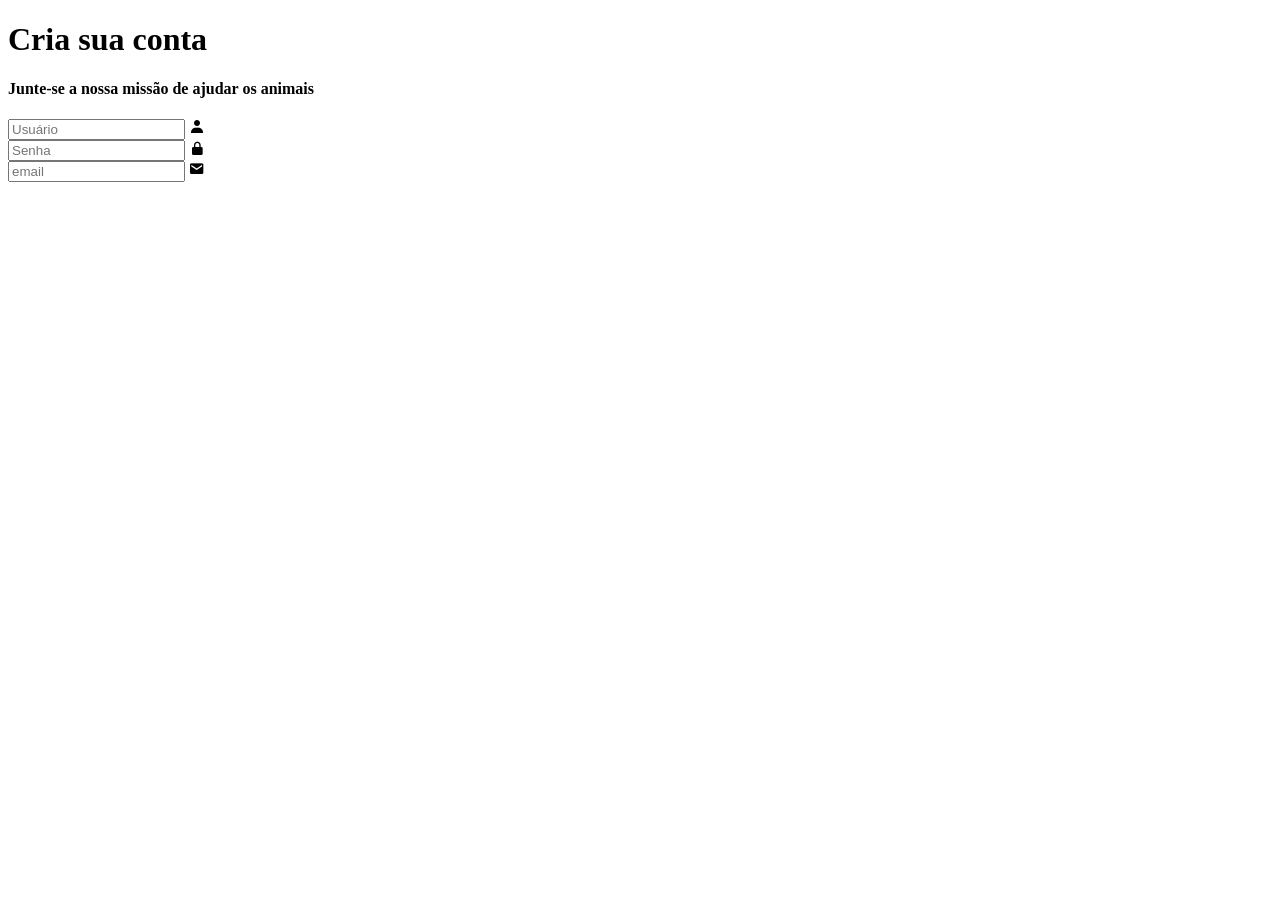
<file: pages/cadastrologin.html>
<!doctype html>
<html lang="pt-br">
  <head>
    <meta charset="UTF-8" />
    <link rel="stylesheet" href="" />
    <meta name="viewport" content="width=device-width, initial-scale=1.0" />
    <link
      href="https://unpkg.com/boxicons@2.1.4/css/boxicons.min.css" rel="stylesheet" />

    <title>Cadastro</title>
  </head>
  <body>
    <main class="container">
      <form>
        <h1>Cria sua conta</h1>
        <h4>Junte-se a nossa missão de ajudar os animais</h4>
        <div class="input-box">
          <input placeholder="Usuário" type="email" />
          <i class="bx bxs-user"></i>
        </div>
        <div class="input-box">
          <input placeholder="Senha" type="password" />
          <i class="bx bxs-lock-alt"></i>
        </div>
        <div class="input-box">
          <input placeholder="email" type="email" />
          <i class="bx bxs-envelope"></i>
        </div>
      </form>
    </main>
  </body>
</html>
</file>
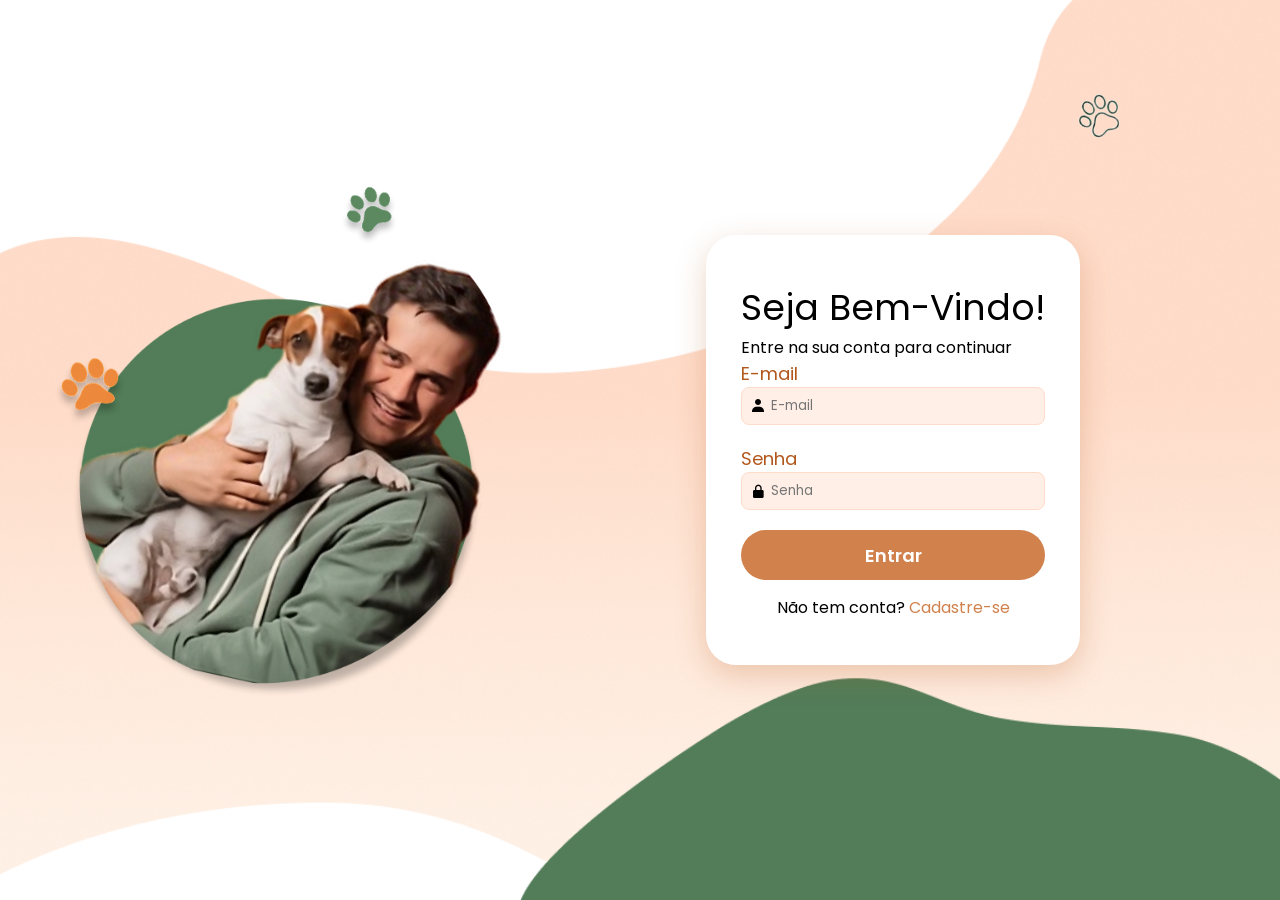
<file: pages/login.html>
<!doctype html>
<html lang="pt-br">
  <head>
    <meta charset="UTF-8" />
    <meta name="viewport" content="width=device-width, initial-scale=1.0" />
    <link rel="stylesheet" href="../css/login.css" />
    <link
      href="https://unpkg.com/boxicons@2.1.4/css/boxicons.min.css"
      rel="stylesheet"
    />
    <title>Login</title>
  </head>

  <body>
    <main class="container">
      <section class="imagem-login">
        <img
          src="../assets/icons/ImagemLogin.png"
          alt="Ilustração da tela de login"
        />
      </section>

      <img
        class="img"
        src="../assets/icons/Patinha Laranja.png"
        alt="patinha laranja"
      />
      <img
        class="img1"
        src="../assets/icons/patinha transparente.png"
        alt="patinha verde"
      />

      <img class="img2" src="../assets/icons/Patinha Verde.png" alt="patinha verde">
      <section aria-labelledby="titulo-login">
        <form action="#" method="post">
          <div class="form-header">
            <h1 id="titulo-login">Seja Bem-Vindo!</h1>
            <p>Entre na sua conta para continuar</p>
          </div>

          <div class="input-box email">
            <label for="email">E-mail</label>
            <div>
              <i class="bx bxs-user" aria-hidden="true"></i>
              <input
                id="email"
                name="email"
                placeholder="E-mail"
                type="email"
                autocomplete="email"
                required
              />
            </div>
          </div>

          <div class="input-box senha">
            <label for="senha">Senha</label>
            <div>
              <i class="bx bxs-lock-alt" aria-hidden="true"></i>
              <input
                id="senha"
                name="senha"
                placeholder="Senha"
                type="password"
                autocomplete="current-password"
                required
              />
            </div>
          </div>

          <button type="submit" class="login">Entrar</button>

          <div class="register-link">
            <p>
              Não tem conta?
              <a href="./cadastrologin.html">Cadastre-se</a>
            </p>
          </div>
        </form>
      </section>
    </main>
  </body>
</html>
</file>
<file: css/login.css>
@import url('https://fonts.googleapis.com/css2?family=Patua+One&family=Poppins:ital,wght@0,100;0,200;0,300;0,400;0,500;0,600;0,700;0,800;0,900;1,100;1,200;1,300;1,400;1,500;1,600;1,700;1,800;1,900&family=Righteous&family=Roboto:ital,wdth,wght@0,75..100,100..900;1,75..100,100..900&family=Sarala:wght@400;700&display=swap');

* {
  margin:0;
  padding: 0;
  box-sizing: border-box;
  font-family: "Poppins", sans-serif;
}

body {
  /* background-color: ;  */
  display: flex;
  justify-content: center; /* Posiciona o elemento na horinzontal*/
  background-image: url("../assets/icons/background\ \(1\).png");
  background-size: cover;
  background-position: bottom center;
  background-repeat: no-repeat;
}



main{
/* background-color: #ffffff; cor de fundo */
height: 100vh;   /* altura da Viewport */
display: flex; /* Deixa os elementos filhos um do lado do outro*/
max-width: 1400px; /* Determina o maximo da largura */
width: 100%;
align-items: center;
justify-content: space-between;  /* Faz espaçamento entre elementos*/
}

.imagem-login img {
  /* background-color: black; */
  max-width: 600px;
  width: 100%;
}

form {
  background-color: #ffffff;
  padding: 45px 35px;
  border-radius: 30px;
  max-width: 618px;
  width: 100%;
  box-shadow: 0 10px 30px rgba(178, 88, 29, 0.25);
transform: translateX(-200px);
}


h1 {
  font-size: 36px;
  font-weight: 400;
}

form h4 {
  font-size: 18px;
  font-weight: 400; /* peso da fonte grossa- fina*/
}

.input-box {
  margin-bottom:20px;
}

.input-box div{
border:1px solid #FFDCC9;
border-radius: 8px;
display: flex;
padding: 0 8px;
align-items: center; /* posicionar o elemnto na vertical*/
background-color:rgba(255, 220, 201,0.45) ;
}

.input-box div input{
  width: 100%;
  /* background-color: blue; */
  border: 0px;
  padding: 8px 0;
  margin-left: 5px;
  background-color: transparent; 
}

.input-box label{
color: #B2581D;
font-size: 18px;
font-weight: 400px;
}

form h4 {
  margin-bottom: 15px;
}

.login {
  width: 100%;
  height: 50px;
  background-color: #D1814C;
  border: none;
  border-radius: 25px;
  cursor: pointer;
  font-size: 18px;
  color: #ffffff;
  font-weight: 600;
  transition: 0.3s ease;
}

.login:hover {
  background-color: rgba(209, 129, 76, 0.2);
  border: 3px solid #D1814C;
  color: #D1814C;
}

.register-link {
  text-align: center;
  margin-top: 15px;
  width: 100%;
}

.register-link p{   /* botão de não tem conta*/
  font-size: 16px;
}

.register-link a{   /* botão de cadastro*/
  color: #D1814C;
  text-decoration: none;
}

.img {
  position: absolute;
  left: 0;
  top: 340px;
  width: 100px;
  transform: translateX(40px);
}

.img1 {
  position: absolute;
  right: 120px;
  top: 60px;
  width: 120px;
}

.img2 {
   position: absolute;
  right: 40px;
  top: 170px;
  width: 100px;
  transform: translateX(-820px);
}
</file>
